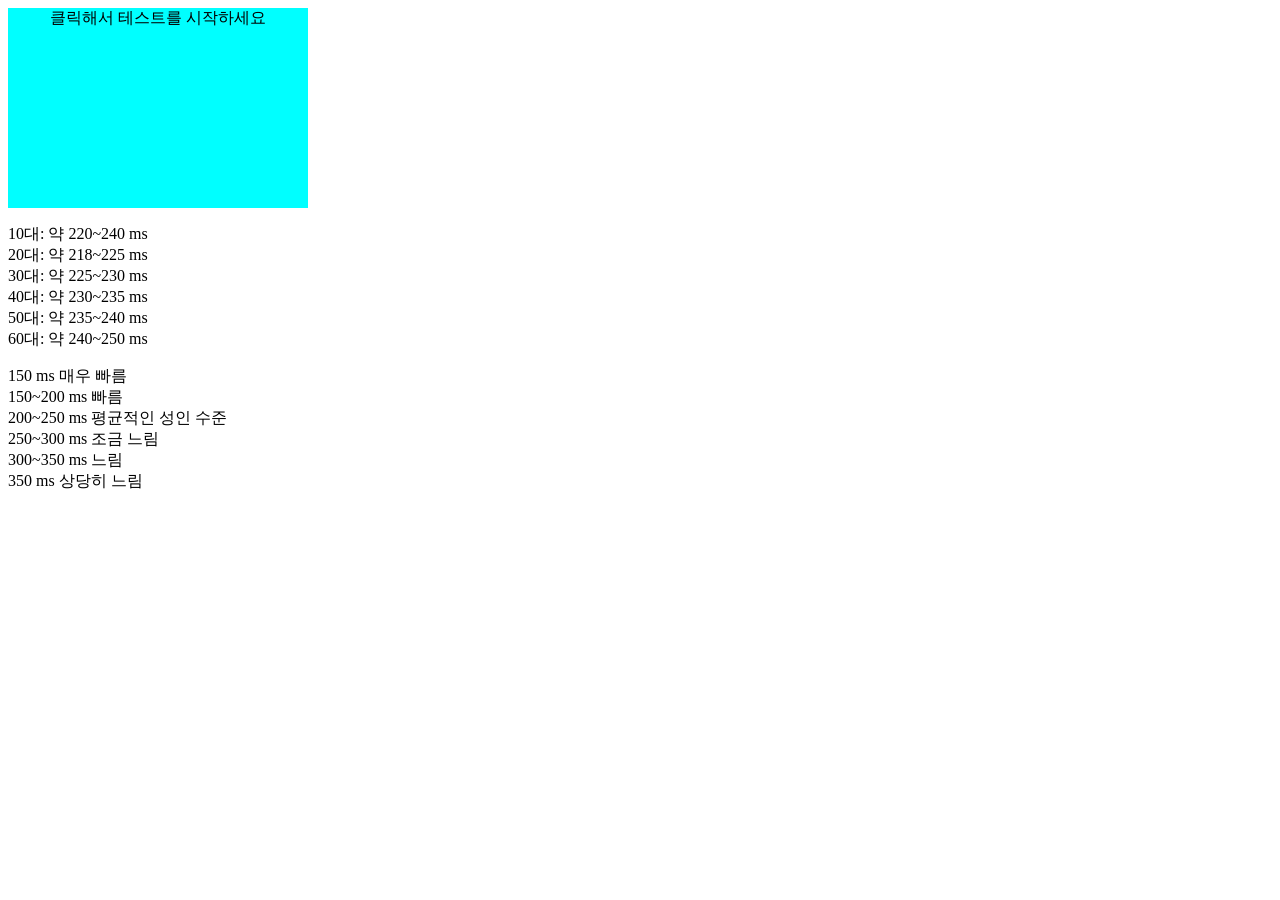
<file: JavascriptGame/response-check.html>
<!doctype html>
<html lang="ko">
  <head>
    <meta charset="UTF-8" />
    <meta name="viewport" content="width=device-width, initial-scale=1.0" />
    <title>반속 테스트</title>
    <style>
      #screen {
        width: 300px;
        height: 200px;
        text-align: center;
        user-select: none;
      }
      #screen.waiting {
        background-color: aqua;
      }
      #screen.ready {
        background-color: red;
        color: white;
      }
      #screen.now {
        background-color: greenyellow;
      }
    </style>
  </head>
  <body>
    <div id="screen" class="waiting">클릭해서 테스트를 시작하세요</div>
    <div id="result"></div>
    <p>
      10대: 약 220~240 ms <br />
      20대: 약 218~225 ms <br />
      30대: 약 225~230 ms <br />
      40대: 약 230~235 ms <br />
      50대: 약 235~240 ms <br />
      60대: 약 240~250 ms <br />
    </p>
    <p>
      150 ms 매우 빠름<br />
      150~200 ms 빠름<br />
      200~250 ms 평균적인 성인 수준<br />
      250~300 ms 조금 느림<br />
      300~350 ms 느림<br />
      350 ms 상당히 느림<br />
    </p>
    <script>
      const $screen = document.querySelector("#screen");
      const $result = document.querySelector("#result");
      let startTime;
      let endTime;
      let timeoutId;
      const records = [];
      $screen.addEventListener("click", function () {
        if ($screen.classList.contains("waiting")) {
          //대기화면
          $screen.classList.replace("waiting", "ready");
          $screen.textContent = "초록색이 되면 클릭하세요";

          let randomTimer = Math.random() * 3000 + 2000;
          timeoutId = setTimeout(() => {
            startTime = new Date();
            $screen.classList.replace("ready", "now");
            $screen.textContent = "클릭하세요!";
          }, randomTimer);
        } else if ($screen.classList.contains("ready")) {
          //준비화면
          clearTimeout(timeoutId);
          $screen.classList.replace("ready", "waiting");
          $screen.textContent = "너무 급하다야 보고 눌러라";
        } else if ($screen.classList.contains("now")) {
          //측정화면
          endTime = new Date();
          const current = endTime - startTime;
          records.push(current);
          const average = records.reduce((a, c) => a + c) / records.length;
          $result.textContent = `현재 ${current}ms , 평균: ${average}ms`;
          startTime = null;
          endTime = null;
          $screen.classList.replace("now", "waiting");
          $screen.textContent = "클릭해서 테스트를 시작하세요";
        }
      });
    </script>
  </body>
</html>
</file>
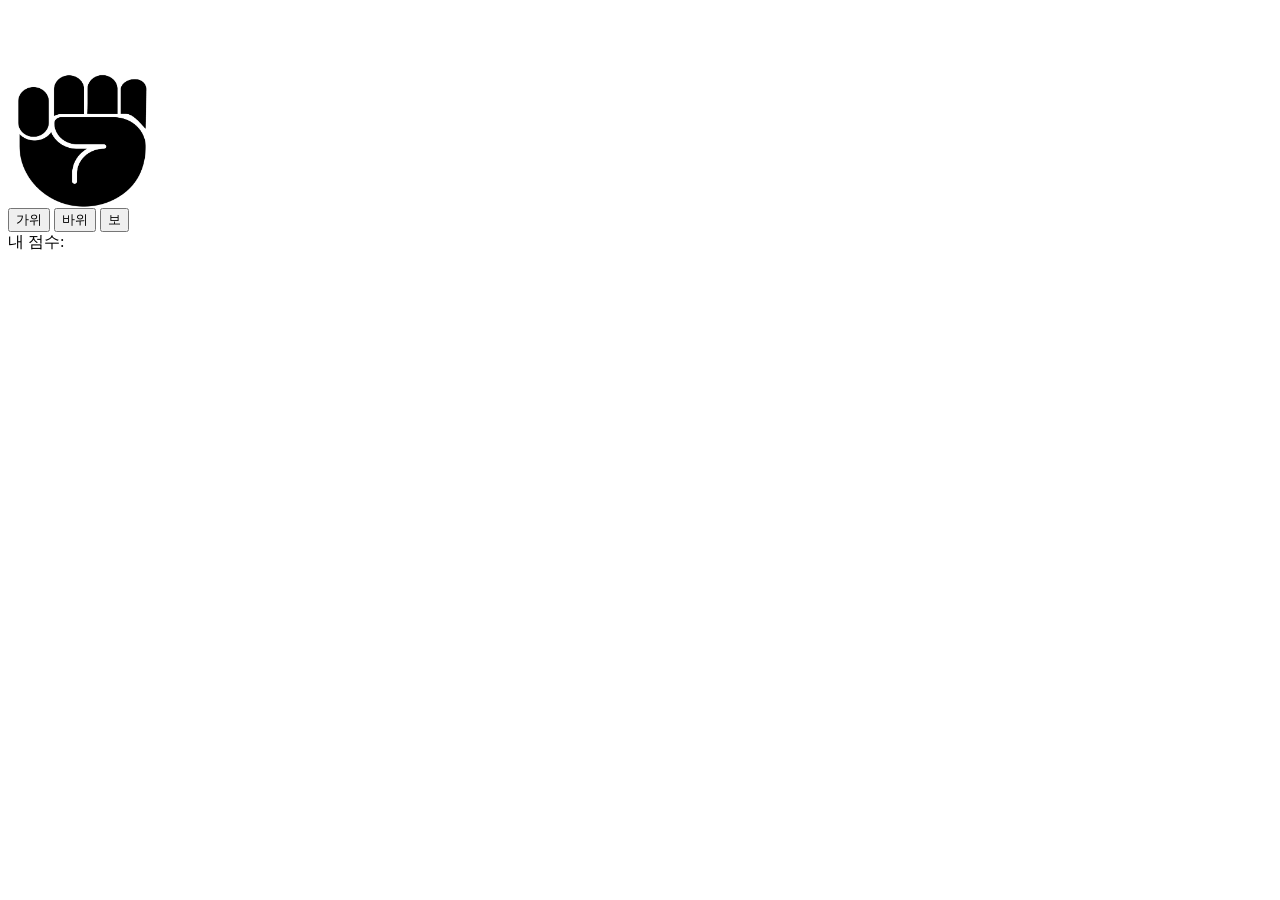
<file: JavascriptGame/rsp.html>
<html>
  <head>
    <meta charset="utf-8" />
    <title>가위바위보</title>
    <style>
      #computer {
        width: 165px;
        height: 200px;
      }
    </style>
  </head>
  <body>
    <div id="computer"></div>
    <div>
      <button id="scissors" class="btn">가위</button>
      <button id="rock" class="btn">바위</button>
      <button id="paper" class="btn">보</button>
    </div>
    <div>
      내 점수:
      <span id="score"></span>
    </div>
    <script>
      const $computer = document.querySelector("#computer");
      const $score = document.querySelector("#score");
      const $rock = document.querySelector("#rock");
      const $scissors = document.querySelector("#scissors");
      const $paper = document.querySelector("#paper");
      const IMG_URL = "./rsp.png";
      $computer.style.background = `url(${IMG_URL}) 0 0`;
      $computer.style.backgroundSize = `auto 200px`;
      //   const rspX = {
      //     scissors: "0",
      //     rock: "-220px",
      //     paper: "-440px",
      //   };

      const rspX = ["0px", "-220px", "-440px"];
      let computerChoice;
      let score = 0;
      //일정 시간마다 이미지 바꾸기
      const changeRsp = () => {
        // rspX[i]; //i가 0,1,2 랜덤 루프를 타게하면 되잖아.
        computerChoice = Math.floor(Math.random() * 3);
        $computer.style.background = `url(${IMG_URL}) ${rspX[computerChoice]} 0`;
        $computer.style.backgroundSize = "auto 200px";
      };

      let intervalId = setInterval(changeRsp, 50);
      let clickable = true;
      const clickButton = (e) => {
        if (clickable) {
          clearInterval(intervalId);
          clickable = false;
          // 점수 계산 및 화면 표시
          // 사용자\컴퓨터   가위(0)    바위(1)    보(2)
          //      가위       0           -1       -2
          //      바위       1           0         -1
          //      보         2           1         0
          //  *승리 시에는 1또는 -2, 패배시에는 2또는 -1, 무승부에는 0*
          const myChoice = e.target.id;
          const scoreTable = {
            scissors: 0,
            rock: 1,
            paper: 2,
          };
          const diff = scoreTable[myChoice] - computerChoice;
          if (diff === 1 || diff === -2) {
            console.log("승리");
            score += 1;
            $score.textContent = score;
          } else if (diff === 2 || diff === -1) {
            console.log("패배");
            score -= 1;
            $score.textContent = score;
          } else if (diff === 0) {
            console.log("무승부");
          }
          setTimeout(() => {
            clickable = true;
            intervalId = setInterval(changeRsp, 50);
          }, 1000);
        }

        if (score === -3) {
          const retry = confirm(
            "무려 '컴퓨터'한테 패배하였습니다ㅋㅋ \n다시 할래?",
          );
          if (retry) {
            location.reload();
          }
        } else if (score === 3) {
          const retry = confirm(
            "승리! 컴퓨터는 인간을 이기지 못한다. \n다시 하시겠습니까?",
          );
          if (retry) {
            location.reload();
          }
        }
      };

      $rock.addEventListener("click", clickButton);
      $paper.addEventListener("click", clickButton);
      $scissors.addEventListener("click", clickButton);
    </script>
  </body>
</html>
</file>
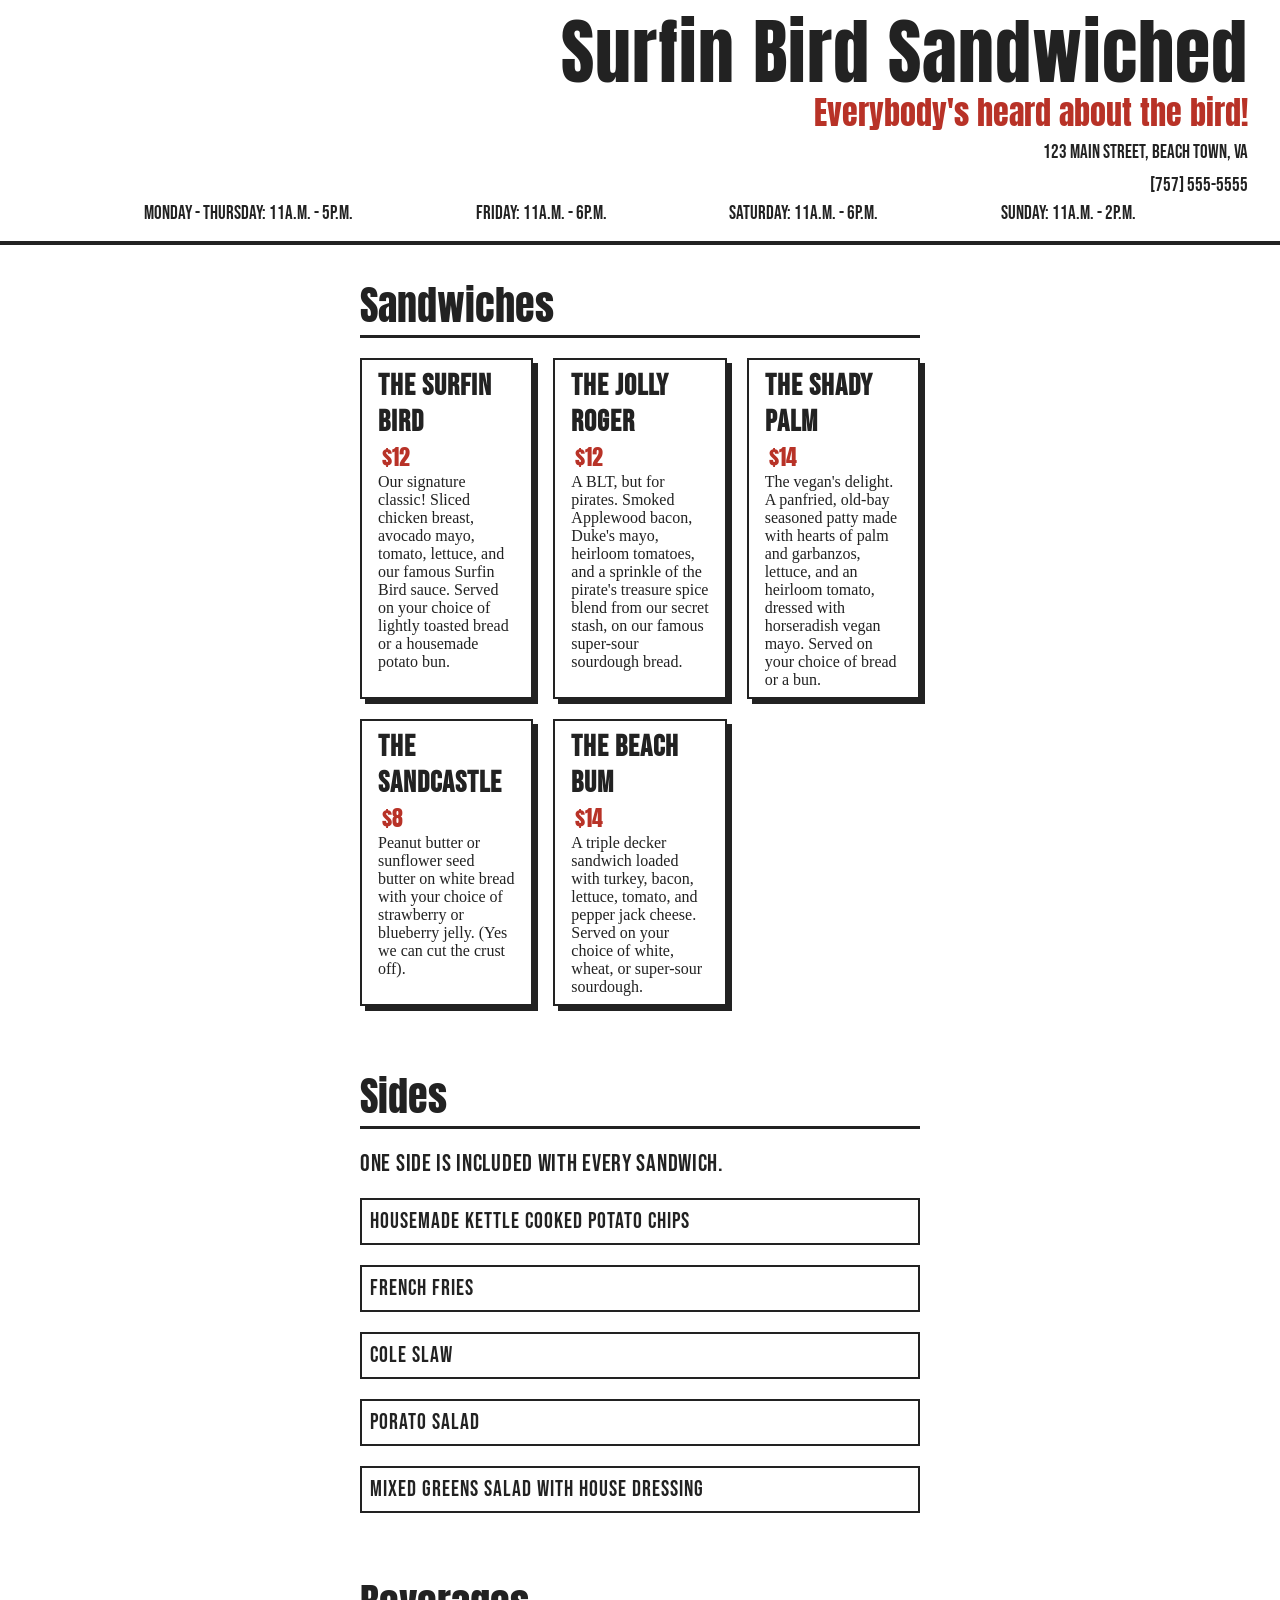
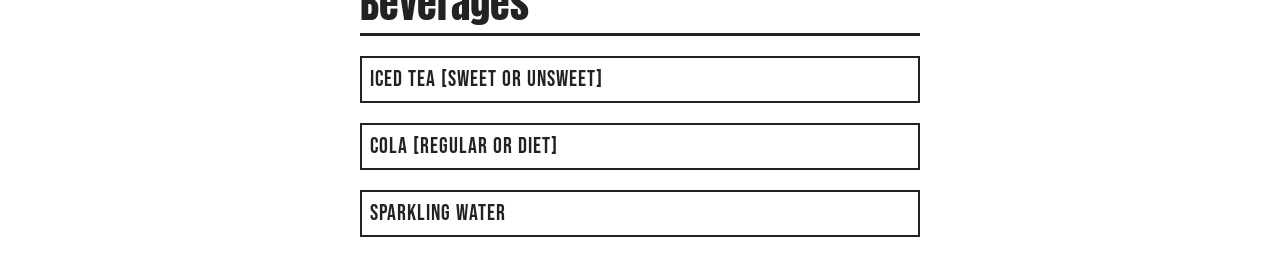
<file: practice/practice01.html>
<!DOCTYPE html>
<html lang="zxx">
<head>
    <meta charset="UTF-8">
    <meta name="viewport" content="width=device-width, initial-scale=1.0">
    <title>menu-layout</title>
    <link rel="stylesheet" href="practiceCSS01.css">
</head>
<body>
    <header>
        <h1>Surfin Bird Sandwiched</h1>
        <p id="subtitle">Everybody's heard about the bird!</p>
        <p class="marketInfo">123 MAIN STREET, BEACH TOWN, VA</p>
        <p class="marketInfo">[757] 555-5555</p>
        <div id="timeRow">
            <p class="marketTime">MONDAY - THURSDAY: 11A.M. - 5P.M.</p>
            <p class="marketTime">FRIDAY: 11A.M. - 6P.M.</p>
            <p class="marketTime">SATURDAY: 11A.M. - 6P.M.</p>
            <p class="marketTime">SUNDAY: 11A.M. - 2P.M.</p>
        </div>
    </header>
    <main>
        <section>
            <h2>sandwiches</h2>
            <div class="menu-item">
                <h3>The Surfin Bird</h3>
                <p>$12</p>
                <p>Our signature classic! Sliced chicken breast, avocado mayo, tomato, lettuce, and our famous Surfin Bird sauce. Served on your choice of lightly toasted bread or a housemade potato bun.</p>
            </div>
            <div class="menu-item">
                <h3>The Jolly Roger</h3>
                <p>$12</p>
                <p>A BLT, but for pirates. Smoked Applewood bacon, Duke's mayo, heirloom tomatoes, and a sprinkle of the pirate's treasure spice blend from our secret stash, on our famous super-sour sourdough bread.</p>
            </div>
            <div class="menu-item">
                <h3>The Shady Palm</h3>
		        <p>$14</p>
		        <p>The vegan's delight. A panfried, old-bay seasoned patty made with hearts of palm and garbanzos, lettuce, and an heirloom tomato, dressed with horseradish vegan mayo. Served on your choice of bread or a bun.</p>
            </div>
            <div class="menu-item">
                <h3>The Sandcastle</h3>
		        <p>$8</p>
		        <p>Peanut butter or sunflower seed butter on white bread with your choice of strawberry or blueberry jelly. (Yes we can cut the crust off). </p>
            </div>
            <div class="menu-item">
                <h3>The Beach Bum</h3>
		        <p>$14</p>
		        <p>A triple decker sandwich loaded with turkey, bacon, lettuce, tomato, and pepper jack cheese. Served on your choice of white, wheat, or super-sour sourdough. </p>
            </div>
        </section>
        <section>
            <h2>Sides</h2>
            <p>One side is included with every sandwich.</p>
            <div class="side-item">
                <h3>housemade kettle cooked potato chips</h3>
            </div>
            <div class="side-item">
                <h3>French Fries</h3>
            </div>
            <div class="side-item">
                <h3>Cole Slaw</h3>
            </div>
            <div class="side-item">
                <h3>Porato Salad</h3>
            </div>
            <div class="side-item">
                <h3>Mixed Greens Salad With House Dressing</h3>
            </div>
        </section>
        <section>
            <h2>Beverages</h2>
            <div class="side-item">
                <h3>iced tea [sweet or unsweet]</h3>
            </div>
            <div class="side-item">
                <h3>cola [regular or diet]</h3>
            </div>
            <div class="side-item">
                <h3>sparkling water</h3>
            </div>
        </section>
    </main>
</body>
</html>
</file>
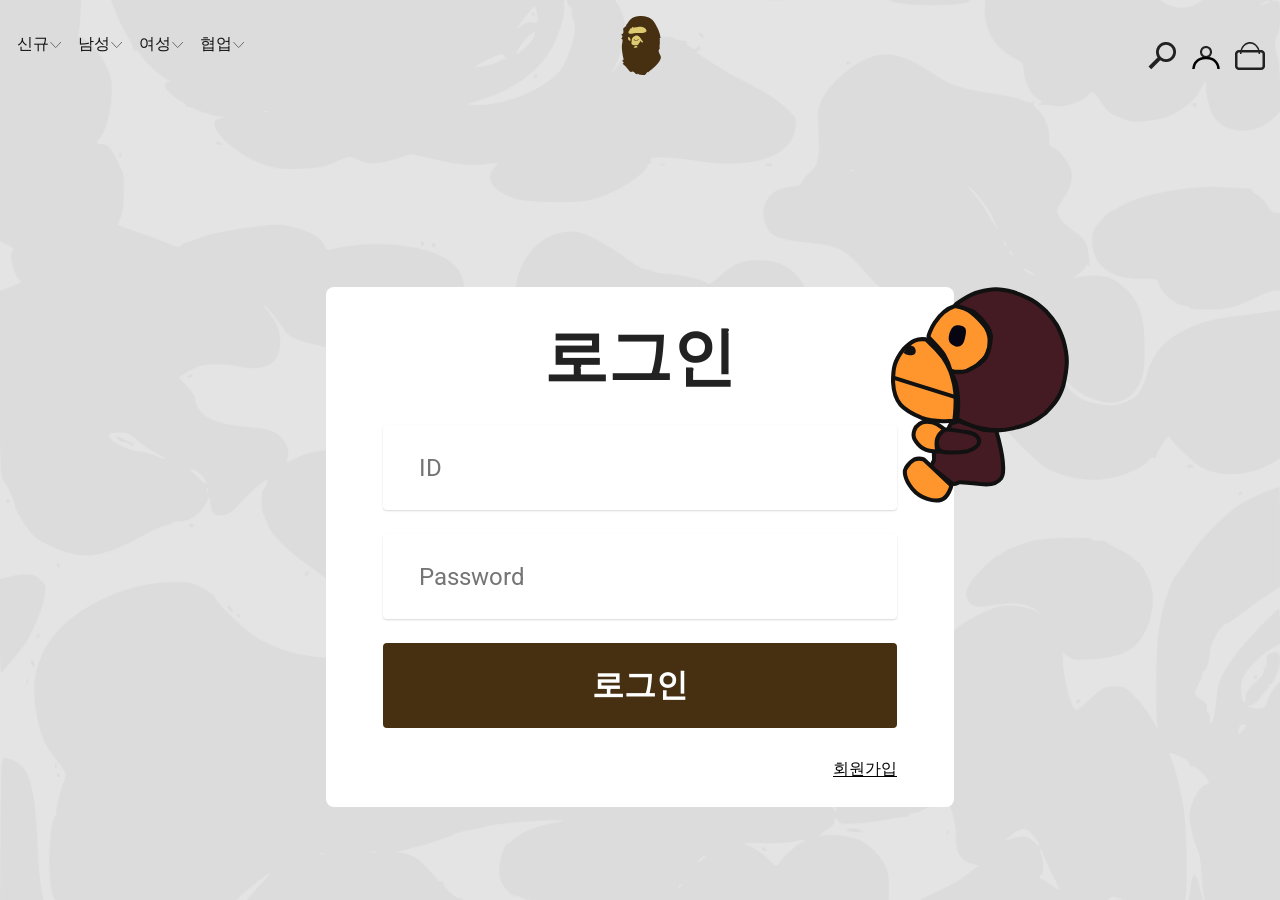
<file: projectBape/logIn.html>
<!DOCTYPE html>
<html lang="zxx">
<head>
    <meta charset="UTF-8">
    <meta name="viewport" content="width=1440, initial-scale=1.0">
    <link rel="stylesheet" href="logInStyle.css">
    <title>로그인 화면</title>
</head>
<body>
    <body>
        <header>
            <nav class="nav-bar">
                <ul>
                    <li><a href="#">신규</a><button><img src="images/icon_more.svg"></button></li>
                    <li><a href="#">남성</a><button><img src="images/icon_more.svg"></button></li>
                    <li><a href="#">여성</a><button><img src="images/icon_more.svg"></button></li>
                    <li><a href="#">협업</a><button><img src="images/icon_more.svg"></button></li>
                </ul>
                <div class="nav-center">
                    <a href="index.html" class="logo-font"><img src="images/bape.svg" alt="메인페이지로 돌아가기"></a>
                </div>
                <ul>
                    <li><button><img src="images/search.png" alt="검색"></button></li>
                    <li><button><img src="images/register.png" alt="개인정보"></button></li>
                    <li><button><img src="images/buy.png" alt="장바구니"></button></li>
                </ul>
            </nav>
        </header>
        <main>
            <section>
                <div class="logIn-container">
                    <h1>로그인</h1>
                    <form action="login_process.php" method="post">
                        <label for="username" />
                        <input type="text" id="username" name="username" placeholder="ID" required>
                        <br>
                        <label for="password" />
                        <input type="password" id="password" name="password" placeholder="Password" required>
                        <br>
                        <button type="submit">로그인</button>
                        <div class="register-container">
                        <a href="register.html">회원가입</a>
                        </div>
                        <img src="images/babyMilo.svg" alt="">
                    </form>
                </div>
            </section>
</body>
</html>
</file>
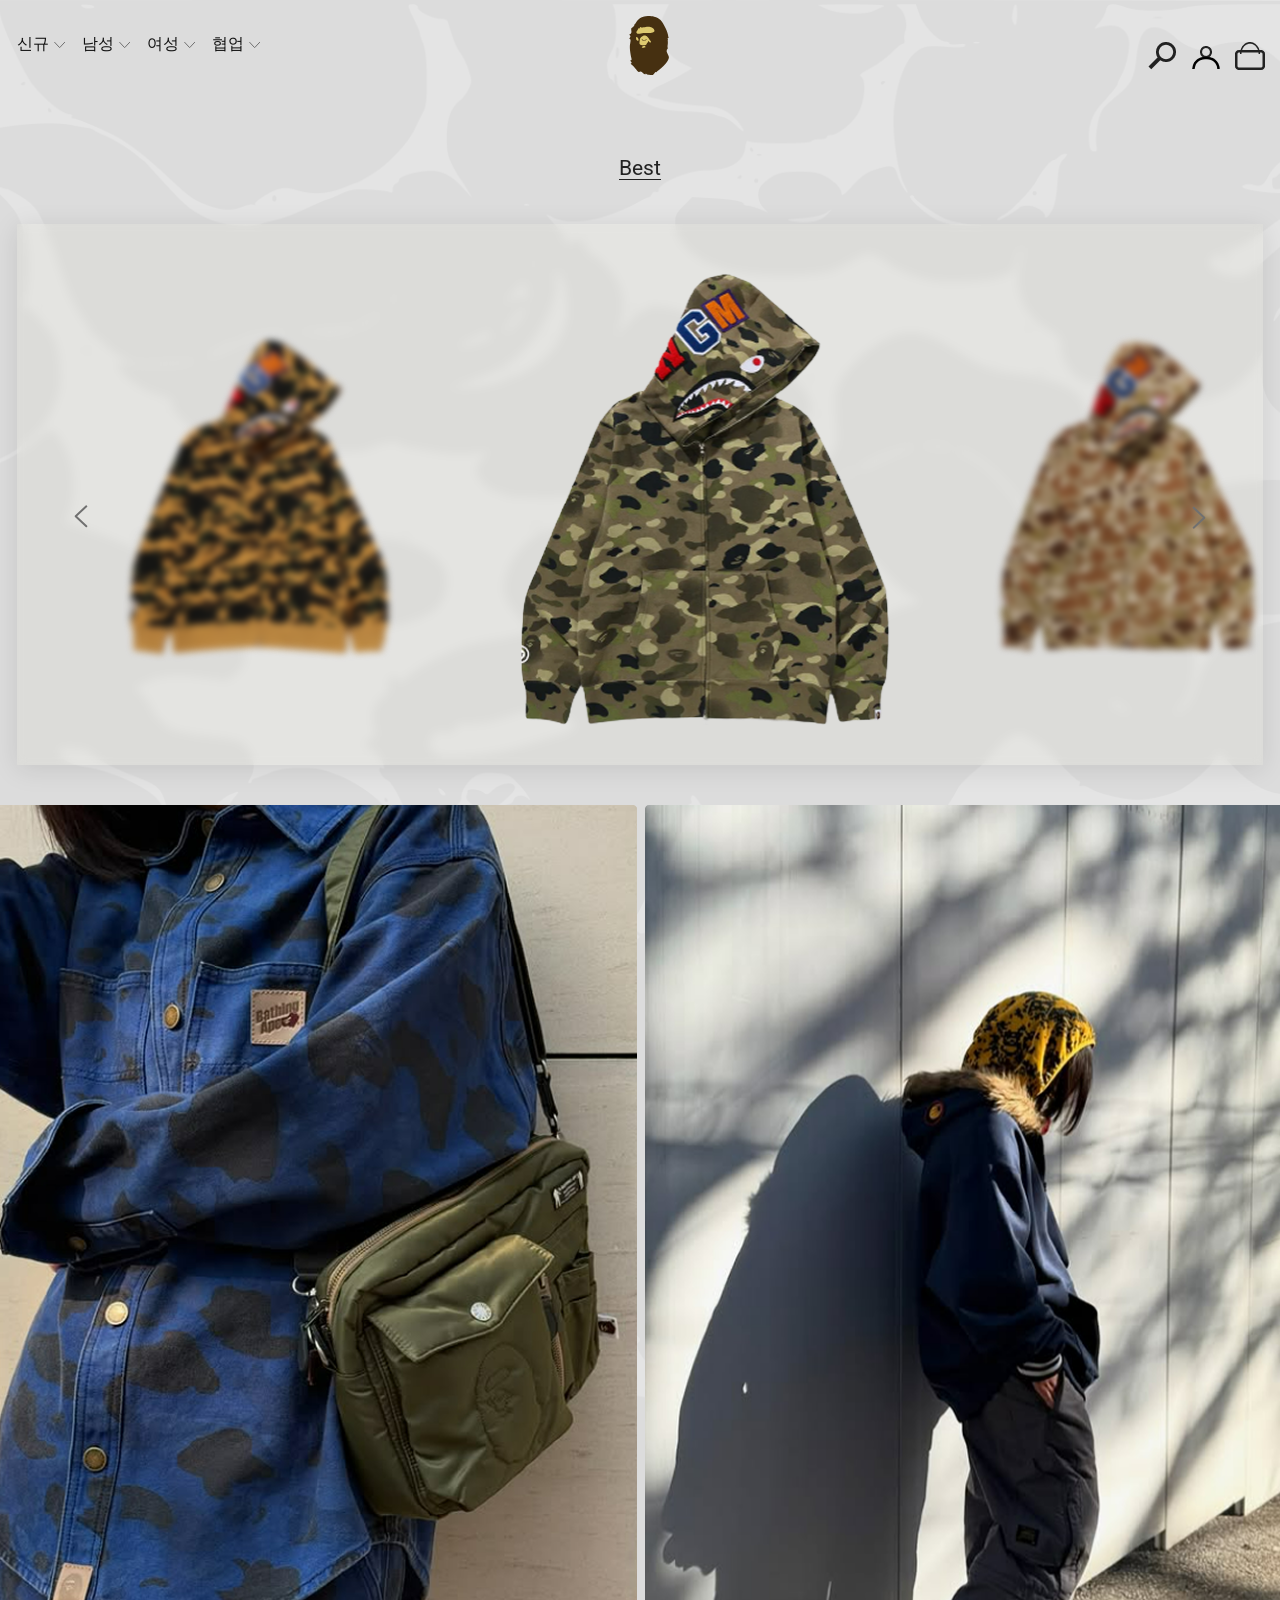
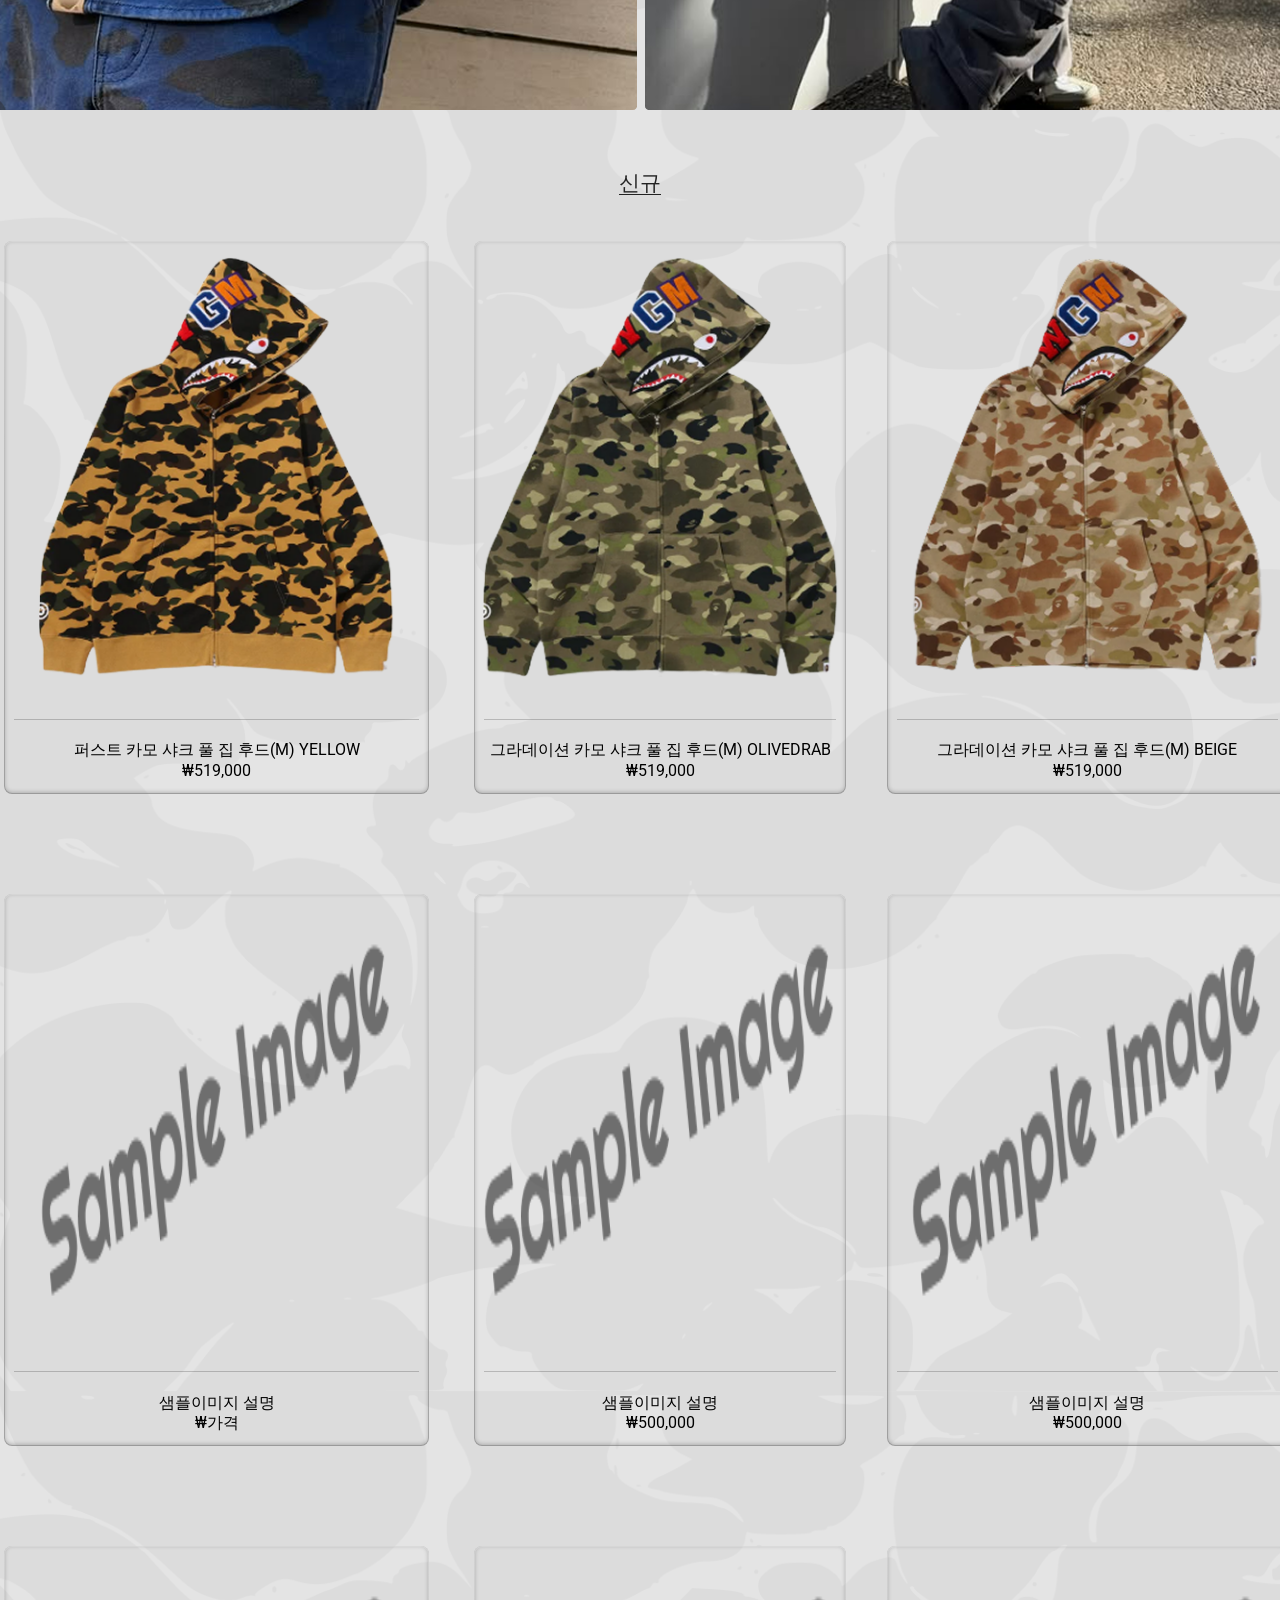
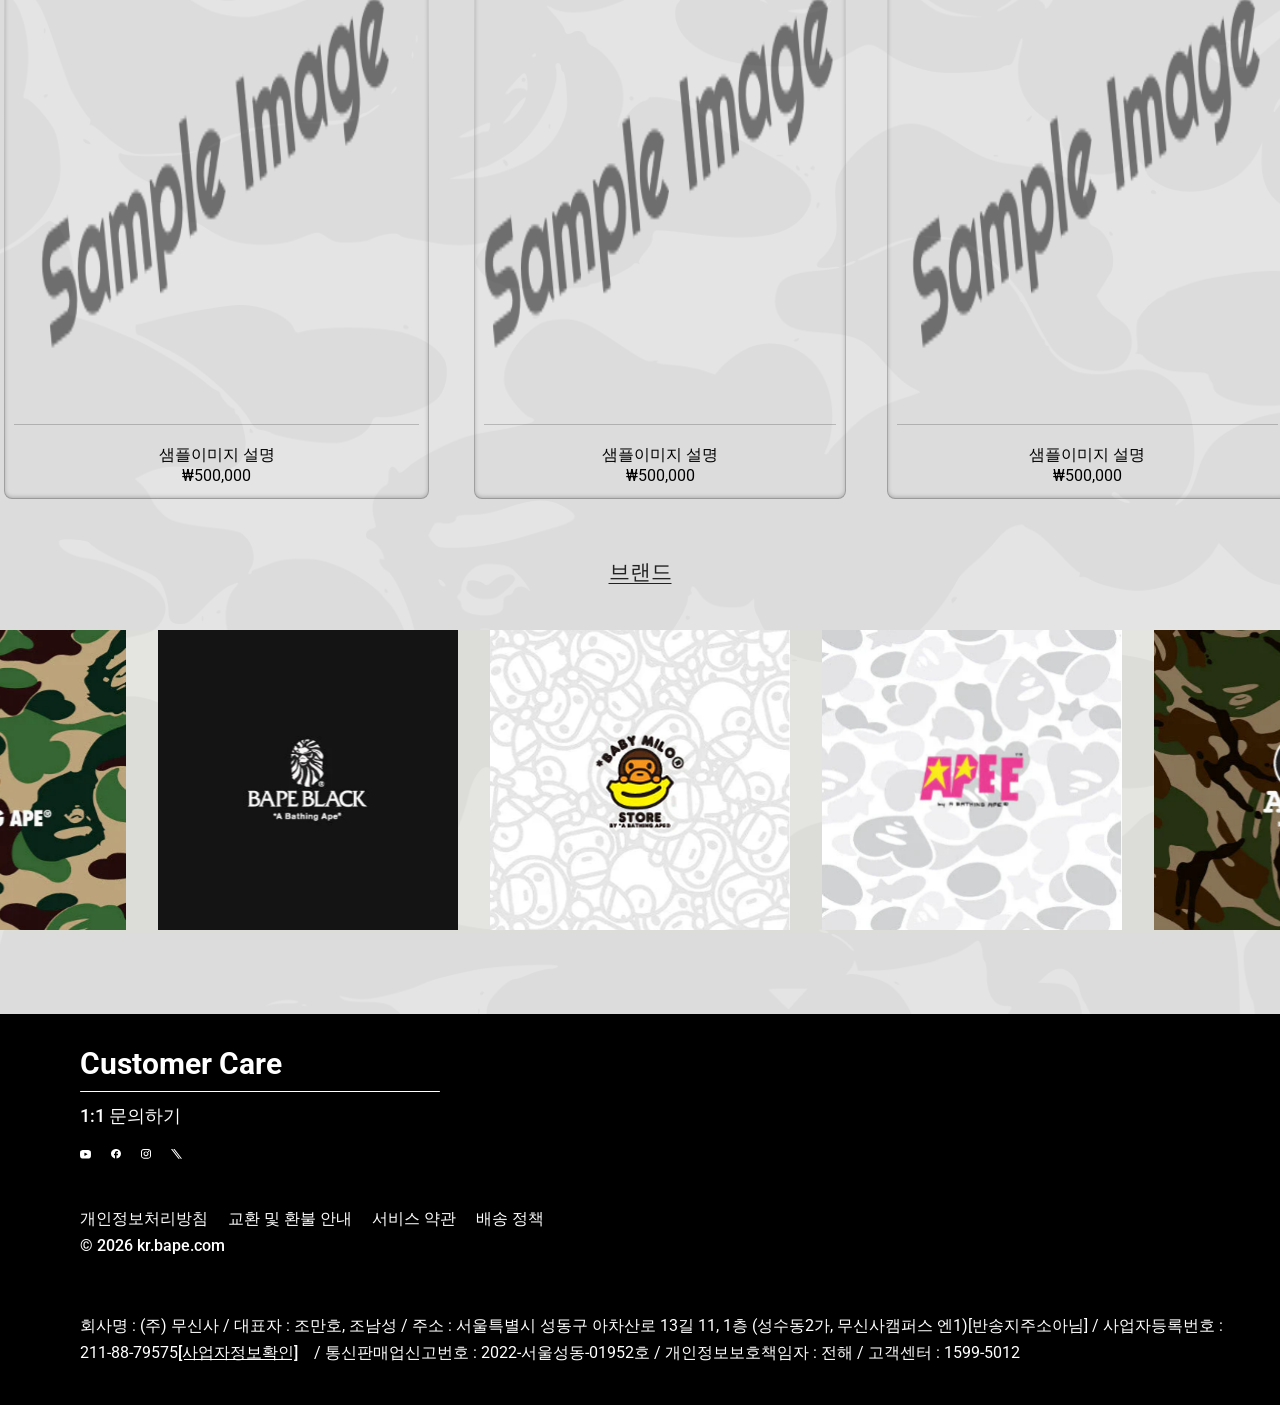
<file: projectBape/shop.html>
<!DOCTYPE html>
<html lang="zxx">
<head>
    <meta charset="UTF-8">
    <meta name="viewport" content="width=1440, initial-scale=1.0">
    <title>베이프 쇼핑 페이지</title>
    <link rel="stylesheet" href="shopStyle.css">
</head>
<body>
    <header>
        <nav class="nav-bar">
            <ul>
                <li>
                    <a href="#">신규</a><img src="images/icon_more.svg">
                    <ul class="nav-hover">
                            <li>남성</li>
                            <li>여성</li>
                            <li>아동</li>
                            <li>악세서리</li>
                    </ul>   
                </li>
                <li>
                    <a href="#">남성</a><img src="images/icon_more.svg">
                    <ul class="nav-hover">
                        <li class="nav-hover-head">
                            전체 상품
                            <ul>
                                <li>신규</li>
                                <li>협업</li>
                            </ul>
                        </li>
                        <li class="nav-hover-head">
                            악세서리
                            <ul>
                                <li>시계</li>
                                <li>모자</li>
                                <li>양말</li>
                                <li>안경&선글라스</li>
                                <li>열쇠고리</li>
                                <li>더보기</li>
                            </ul>
                        </li>
                        <li class="nav-hover-head">
                            의류
                            <ul>
                                <li>티셔츠</li>
                                <li>상의</li>
                                <li>셔츠</li>
                                <li>후드</li>
                                <li>스웨트 셔츠</li>
                                <li>니트</li>
                                <li>자켓</li>
                                <li>반바지</li>
                                <li>긴바지</li>
                            </ul>
                        </li>
                        <li class="nav-hover-head">
                            신발
                            <ul>
                                <li>SHARK STA</li>
                                <li>BAPE STA</li>
                                <li>더보기</li>
                            </ul>
                        </li>
                        <li class="nav-hover-head">
                            가방
                            <ul>
                                <li>백팩</li>
                                <li>더보기</li>
                            </ul>
                        </li>
                    </ul>
                </li>
                <li><a href="#">여성</a><img src="images/icon_more.svg"></li>
                <li><a href="#">협업</a><img src="images/icon_more.svg"></li>
            </ul>
            <div class="nav-center">
                <a href="index.html" class="logo-font"><img src="images/bape.svg" alt="메인페이지로 돌아가기"></a>
            </div>
            <ul>
                <li><button><img src="images/search.png" alt="검색"></button></li>
                <li><button><img src="images/register.png" alt="개인정보"></button></li>
                <li><button><img src="images/buy.png" alt="장바구니"></button></li>
            </ul>
        </nav>
    </header>
    <main>
        <section>
            <h1>Best</h1>
            <div class="exhibit-slider-wrapper">
                <div class="exhibit-flex">
                    <div class="exhibit-item"><img src="images/sampleImage1.png" alt="item1"></div>
                    <div class="exhibit-item"><img src="images/sampleImage2.png" alt="item2"></div>
                    <div class="exhibit-item"><img src="images/sampleImage3.png" alt="item3"></div>
                    <!-- <div class="exhibit-item"><img src="images/bc.png" alt="item4"></div>
                    <div class="exhibit-item"><img src="images/bc.png" alt="item5"></div> -->
                    <!-- 무한 루프를 위한 클론 아이템 -->
                    <div class="exhibit-item"><img src="images/sampleImage1.png" alt="item1"></div>
                    <div class="exhibit-item"><img src="images/sampleImage2.png" alt="item2"></div>
                    <div class="exhibit-item"><img src="images/sampleImage3.png" alt="item3"></div>
                </div>
                <button class="slider-btn prev-btn"><img src="images/icon_more.svg" alt=""></button>
                <button class="slider-btn next-btn"><img src="images/icon_more.svg" alt=""></button>
            </div>
            <div class="gallery">
                <img src="images/modelSample1.png" alt="@koreanBape">
                <img src="images/modelSample2.png" alt="@koreanBape">
            </div>
        </section>
        <section>
            <h1>신규</h1>
            <div class="card-container">
                <div class="card">
                    <img src="images/sampleImage1.png" alt="">
                    <br>
                    <div class="card-bar"></div>
                    <div class="card-detail">
                        퍼스트 카모 샤크 풀 집 후드(M) YELLOW
                        <br>
                        ₩519,000
                    </div>
                </div>
                <div class="card">
                    <img src="images/sampleImage2.png" alt="">
                    <br>
                    <div class="card-bar"></div>
                    <div class="card-detail">
                        그라데이션 카모 샤크 풀 집 후드(M) OLIVEDRAB
                        <br>
                        ₩519,000
                    </div>
                </div>
                <div class="card">
                    <img src="images/sampleImage3.png" alt="">
                    <br>
                    <div class="card-bar"></div>
                    <div class="card-detail">
                        그라데이션 카모 샤크 풀 집 후드(M) BEIGE
                        <br>
                        ₩519,000
                    </div>
                </div>
                <div class="card">
                    <img src="images/word_Sample Image.png" alt="">
                    <br>
                    <div class="card-bar"></div>
                    <div class="card-detail">
                        샘플이미지 설명
                        <br>
                        ₩가격
                    </div>
                </div>
                <div class="card">
                    <img src="images/word_Sample Image.png" alt="">
                    <br>
                    <div class="card-bar"></div>
                    <div class="card-detail">
                        샘플이미지 설명
                        <br>
                        ₩500,000
                    </div>
                </div>
                <div class="card">
                    <img src="images/word_Sample Image.png" alt="">
                    <br>
                    <div class="card-bar"></div>
                    <div class="card-detail">
                        샘플이미지 설명
                        <br>
                        ₩500,000
                    </div>
                </div>
                <div class="card">
                    <img src="images/word_Sample Image.png" alt="">
                    <br>
                    <div class="card-bar"></div>
                    <div class="card-detail">
                        샘플이미지 설명
                        <br>
                        ₩500,000
                    </div>
                </div>
                <div class="card">
                    <img src="images/word_Sample Image.png" alt="">
                    <br>
                    <div class="card-bar"></div>
                    <div class="card-detail">
                        샘플이미지 설명
                        <br>
                        ₩500,000
                    </div>
                </div>
                <div class="card">
                    <img src="images/word_Sample Image.png" alt="">
                    <br>
                    <div class="card-bar"></div>
                    <div class="card-detail">
                        샘플이미지 설명
                        <br>
                        ₩500,000
                    </div>
                </div>
            </div>
        </section>
        <section>
            <h1>브랜드</h1>
            <div class="brand-container">
                <div class="brand-flex">
                    <div class="brand-item"><img src="images/brand-image_1.png" alt=""></div>
                    <div class="brand-item"><img src="images/brand-image_2.png" alt=""></div>
                    <div class="brand-item"><img src="images/brand-image_3.png" alt=""></div>
                    <div class="brand-item"><img src="images/brand-image_4.png" alt=""></div>
                    <div class="brand-item"><img src="images/brand-image_5.png" alt=""></div>
                </div>
            </div>
        </section>
    </main>
    <footer>
        <h2>Customer Care</h2>
        <div class="line"></div>
        <p>1:1 문의하기</p>
        <div class="sns">
            <button><img src="images/YOUTUBE.svg" alt=""></button>
            <button><img src="images/FACEBOOK.svg" alt=""></button>
            <button><img src="images/INSTAGRAM.svg" alt=""></button>
            <button><img src="images/X.svg" alt=""></button>
        </div>
        <div class="info">
            <a href="#">개인정보처리방침</a>
            <a href="#">교환 및 환불 안내</a>
            <a href="#">서비스 약관</a>
            <a href="#">배송 정책</a>
            <br>
            <a href="https://kr.bape.com/">© 2026 kr.bape.com</a>
        <div class="companyInfo">
                회사명 : (주) 무신사 / 대표자 : 조만호, 조남성 / 주소 : 서울특별시 성동구 아차산로 13길 11, 1층 (성수동2가, 무신사캠퍼스 엔1)[반송지주소아님] / 사업자등록번호 : 211-88-79575<a href="https://www.ftc.go.kr/bizCommPop.do?wrkr_no=2118879575">[사업자정보확인]</a>/ 통신판매업신고번호 : 2022-서울성동-01952호 / 개인정보보호책임자 : 전해 / 고객센터 : 1599-5012
        </div>
    </footer>
    <script type="module" src="shopSlider.js" defer></script>
</body>
</html>
</file>
<file: practice/practiceCSS01.css>
@import url('https://fonts.googleapis.com/css2?family=Anton&family=Bebas+Neue&display=swap');

*,
*::before,
*::after {
    box-sizing: border-box;
    margin: 0;
    padding: 0;
}

html, 
body{
    width: 100%;
    overflow-x: clip;
    background: #fff;
    color: #222;
}

header{
    display: flex;
    align-items: flex-end;
    /* justify-items: center; */
    flex-direction: column;
    border-bottom: 4px solid #222;
    padding: 1rem 2rem;
    position: sticky;
    top: 0;
    background: #fff;
    gap: 0;
    z-index: 999;
    max-height: 40vh;
}

header h1{
    font-family: "Anton", sans-serif;
    font-weight: 300;
    font-style: normal;

    font-size: 4.5rem;
    letter-spacing: 1px;
    line-height: 1;
}

#subtitle{
    font-family: "Anton", sans-serif;
    font-size: 2rem;
    color: #b83227;
}

.marketInfo{
    font-family: "Bebas Neue", sans-serif;
    /* font-weight: 400; */
    font-style: normal;
    font-size: 1.2rem;
    line-height: 1.7;
}

header #timeRow{
    display: flex;
    flex-direction:row;
    justify-content: space-evenly;
    width: 100%;
    align-self: stretch;

    flex-wrap: wrap;
    gap: 10px;
}   

.marketTime{
    font-family: "Bebas Neue", sans-serif;
    font-size: 1.2rem; /* 필요시 크기 조절 */
}

/* main design start */
main section{
    display: grid;
    grid-template-columns: repeat(3, 1fr);
    
    width: 50vw;
    gap: 20px;   
    padding: 30px 40px;
    margin: 0 auto; /*중앙 정렬*/
}

main section h2{
    font-family: "Anton", sans-serif;
    font-weight: 300;
    font-style: normal;
    font-size: 2.5rem;
    text-transform: capitalize;
    grid-column: 1 / -1;

    border-bottom: 3px solid #222;
}

main section:nth-of-type(1) .menu-item{
    border: 2px solid #222;
    padding: 8px 16px;
    box-shadow: 5px 5px 0 #222;
    transition: transform 1s;
}

main section:nth-of-type(1) .menu-item:hover{
    transform: scale(1.1);
}

.menu-item h3{
    font-family: "Bebas Neue", sans-serif;
	font-size: 30px;
	letter-spacing: 1px;
}

.menu-item p:first-of-type{
    font-family: "Anton", sans-serif;
    font-size: 22px;
    color: #b83227;
    padding-left: 4px;
}

main section:nth-of-type(2) p{
    grid-column: 1 / -1;
    text-transform: uppercase;
    font-family: "Bebas Neue", sans-serif;
    font-size: 1.5rem;
    letter-spacing: 0.7px;
}

main section .side-item{
    grid-column: 1 / -1;
    border: 2px solid #222;
    padding: 8px;
    text-transform: uppercase;
    transition: transform 1s;
}

main section .side-item:hover{
    transform: scale(1.1);
}

.side-item h3{
    font-family: 'Bebas Neue', sans-serif;
    font-weight: normal;
    letter-spacing: 1px;
    font-size: 22px;
}

@media (max-width: 700px) {
	header {
		justify-items: center;
		text-align: center;
		padding: 25px 20px;
	}

	header h1 {
		font-size: 48px;
	}

	main section {
		grid-template-columns: repeat(1,1fr);
		padding: 25px 20px;
		width: 100%;
		margin: 0 auto;
	}

	.menu-item {
		max-width: 100%;
	}
}
</file>
<file: projectBape/logInStyle.css>
@import url('https://fonts.googleapis.com/css2?family=Irish+Grover&family=Roboto:ital,wght@0,100..900;1,100..900&display=swap');


*,
*::before,
*::after{
    box-sizing: border-box;
    margin: 0;
    padding: 0;
    text-decoration: none;
    font-family: "Roboto", sans-serif;
    font-style: normal;
    font-variation-settings:
    "wdth" 100;
}

.logo-font{
    font-family: "Irish Grover", system-ui;
    font-weight: 400;
    font-style: normal;;
}

a{
    text-decoration: none;
    color: #111;
}

button{
    border: none;
    padding: 0;
    margin: 0;
    background: none;
    font: inherit;
    color: inherit;
    cursor: pointer;
}

body{
    background-image: url(images/bg.png);
    background-size: cover;
    background-position: center;
    /* background-attachment: fixed; */
}
/* 전체 설정 끝 */
/* Header 영역 시작 */

header{
    position:sticky;
    top: 0;
    z-index: 999;
}

header .nav-bar{
    width: 100%;
    display: flex;
    justify-content: space-between;
}

.nav-bar{
    padding: 16px 8px 0 8px;
}

.nav-bar ul{
    display: flex;
    gap: 15px;
    list-style: none;
    align-items: flex-start;
    padding-top: 18px;
    padding-bottom: 15px;
}

.nav-bar ul li{
    display: flex;
    align-items: center;
}

.nav-bar ul:first-child li:first-child{
    padding-left: 9px;
}

header .nav-bar ul:first-child li button{
    top: 0;
    display: flex;
    align-items: center;
}

header .nav-bar .nav-center a{
    display: flex;
    align-items: center;
    margin-right: 17px;
    gap: 9.99px;

    width: 127.47px;
    height: 59.06px;

    color: #000;
    font-size: 30px;
}

header .nav-bar .nav-center a img{
    width: 40.52px;
    height: 58.82px;
}

.nav-bar ul:last-child{
    gap: 0;
}
/* Header영역 끝 */
/* Main 영역 시작 */
main section .logIn-container {
    display: flex;
    flex-direction: column;     
    justify-content: center;
    align-items: center;

    position: relative; 
    width: 39.25rem;
    height: 32.5rem;
    background: #fff;
    border-radius: 8px;

    top: 50vh;
    left: 50vw;
    transform: translate(-50%, -50%);
    text-align: center;
    border: none;
}

main section .logIn-container h1 {
    font-weight: bold;
    font-size: 4rem;
    color: #222;
    margin-bottom: 1.5rem;
    
}

main section .logIn-container form input {
    padding-left: 2.25rem;
    margin-bottom: 1.5rem;

    width: 32.125rem;
    height: 5.3125rem;
    border: none;
    border-radius: 4px;
    box-shadow: 0 1px 2px 0 rgba(0, 0, 0, 0.15);

    font-size: 1.5rem;
    font-weight: light;
}


main section .logIn-container form button {
    display: block;
    margin-bottom: 1.9375rem;
    width: 32.125rem;
    height: 5.3125rem;
    background: #463011;
    color: #fff;
    border-radius: 4px;

    font-size: 2rem;
    text-align: center;
    font-weight: bold;

    font-family: "Roboto", sans-serif;
}

main section .logIn-container form .register-container {
    display: flex;
    justify-content: right;
}

main section .logIn-container form .register-container a {
    font-family: "Roboto", sans-serif;
    font-size: 1rem;
    color:#000;
    text-decoration: underline;
    text-underline-offset: 2px;
    /* position: relative;
    bottom: 1.5rem; */
}

main section .logIn-container form img {
    width: 11.125rem;
    height: 13.5rem;
    position:absolute;

    top: 0;
    left: 90%;
}
</file>
<file: projectBape/shopStyle.css>
@import url('https://fonts.googleapis.com/css2?family=Irish+Grover&family=Roboto:ital,wght@0,100..900;1,100..900&display=swap');


*,
*::before,
*::after{
    box-sizing: border-box;
    margin: 0;
    padding: 0;
    text-decoration: none;
    font-family: "Roboto", sans-serif;
    font-style: normal;
    font-variation-settings:
    "wdth" 100;
}

.logo-font{
    font-family: "Irish Grover", system-ui;
    font-weight: 400;
    font-style: normal;;
}

a{
    text-decoration: none;
    color: #111;
}

button{
    border: none;
    padding: 0;
    margin: 0;
    background: none;
    font: inherit;
    color: inherit;
    cursor: pointer;
}

body{
    background-image: url(images/bg.png);
    background-size: cover;
    background-position: center;
    /* background-attachment: fixed; */
}
/* 전체 설정 끝 */
/* Header 영역 시작 */

header{
    position:sticky;
    top: 0;
    z-index: 999;
}

header .nav-bar{
    width: 100%;
    display: flex;
    justify-content: space-between;
}

.nav-bar{
    padding: 16px 8px 0 8px;
}

.nav-bar ul{
    display: flex;
    gap: 15px;
    list-style: none;
    align-items: flex-start;
    padding-top: 18px;
    padding-bottom: 15px;
}

.nav-bar ul li{
    display: flex;
    align-items: center;
    position: relative;
}

.nav-bar ul li a{
    padding-right: 0.25rem;
}
/* 여기서부터 다시 손봐야 할듯 */

.nav-bar ul li .nav-hover {
    position: absolute;
    top: 100%;
    display: flex;
    flex-direction: column;
    padding: 0.5rem 0;

    width: 14.375rem;
    height: auto;
    background: #EBEAEA;
    border-radius: 4px;

    opacity: 0;
    pointer-events: none;
}

.nav-bar ul li:hover .nav-hover {
    opacity: 1;
    pointer-events: auto;
}

.nav-bar ul li .nav-hover li:first-child{
    padding-left: 0.5rem;
    padding-bottom: 0.5rem;
}

.nav-bar ul li .nav-hover li + li {

    width: auto;
    padding: 0.5rem 0.5rem;

}

.nav-bar ul:first-child li:first-child{
    padding-left: 9px;
}

header .nav-bar ul:first-child li img{
    top: 0;
    display: flex;
    align-items: center;
}

header .nav-bar .nav-center a{
    display: flex;
    align-items: center;
    margin-right: 17px;
    gap: 9.99px;

    width: 127.47px;
    height: 59.06px;

    color: #000;
    font-size: 30px;
}

header .nav-bar .nav-center a img{
    width: 40.52px;
    height: 58.82px;
}

.nav-bar ul:last-child{
    gap: 0;
}
/* Header영역 끝 */
/* main 영역 시작 */
main section h1 {
    text-align: center;
    text-decoration: underline;
    text-underline-offset: 0.2em;
    text-decoration-thickness: 1.3px;
    font-weight: normal;
    font-size: 1.3rem;
    color: #222;
    margin-top: 59px;
    margin-bottom: 44px;
    cursor: default;
}

/* Slider 스타일 추가 */
.exhibit-slider-wrapper {
    position: relative;
    width: calc(100% - 34px);
    margin: 0 17px;
    overflow: hidden;
    background: rgba(255, 255, 0, 0.01); 

    /* 전시 유리 효과 */
    box-shadow: 0 4px 25px 0 rgba(0, 0, 0, 0.1);
    backdrop-filter: blur(5px);
    
}

.exhibit-flex {
    display: flex;
    transition: transform 0.4s ease-out;
}

.exhibit-item {
    flex: 0 0 calc(100% / 3);
    padding: 49px 32px 36px;
    filter: blur(5px);
    transition: 
        filter 0.4s ease-out,
        transform 0.4s ease-out;
    transform: scale(0.7);
}

.exhibit-item.active {
    filter: blur(0);
    transform: scale(1);
    cursor: pointer;
}

.exhibit-item img {
    width: 23.125rem;
    height: 28.25rem;
    transform: translateX(10%); /*시각적 중앙 정렬*/
    border-radius: 8px;
}

.slider-btn{
    position: absolute;
    top: 50%;
    transform: translate(-50%, -50%);
    z-index: 10;
    /* background: rgba(255, 255, 255, 0.5); */
    color: white;
    padding: 12px 15px;
    cursor: pointer;
    border-radius: 5px;
}

.slider-btn img{
    transform: translateY(25%) scale(2);
}
.prev-btn {
    left: 44px;
    transform: rotate(90deg);
}

.next-btn {
    right: 44px;
    transform: rotate(270deg);
}
/* Slider 효과 끝 */
/* gallery 2장 전시 */

.gallery {
    display: flex;
    margin-top: 40px;
    justify-content: center;
    gap: 0.5rem;
}

.gallery img{
    aspect-ratio: 684 / 905;
    width: 50rem;
}
/* fist section 끝 */
/* second section 시작 */

main section .card-container {
    position: flex;
    justify-content: center;


    display: grid;
    grid-template-rows: repeat(3, 1fr);
    grid-template-columns: repeat(3, 1fr);
    place-items: center;
    row-gap: 6.25rem;
    column-gap: 4rem;
}

main section .card-container .card:nth-of-type(3n+1) {
    margin-left: 3.375rem;
}

main section .card-container .card:nth-of-type(3n+2) {
    transform: translateX(0.5rem);
}

main section .card-container .card:nth-of-type(3n) {
    margin-right: 1.875rem;
}

main section .card-container .card {
    width: 100%;
    position: relative;
    text-align: center;
    border-radius: 8px;
    box-shadow: inset 0 -1px 4px 0.5px rgba(0, 0, 0, .25);
    transform: scale(1);
    transition: transform 0.2s ease-out;

    cursor: pointer;
}

main section .card-container .card:active {
    transform: scale(1.068);
}

main section .card-container .card::before {
    content: "";
    position: absolute;
    inset: 0;
    padding: 1px; /* 테두리 두께 */
    border-radius: inherit;
    background: linear-gradient(
        to bottom,
        #e4e4e4 0%,
        #7e7e7e 100%
    );
    -webkit-mask: 
        linear-gradient(#fff 0 0) content-box, 
        linear-gradient(#fff 0 0);
    -webkit-mask-composite: xor;
    mask-composite: exclude;
    pointer-events: none;
    opacity: 0.5;
}

main section .card-container .card img {
    height: 28.25rem;
    aspect-ratio: 23 / 28;

    padding: 1rem 0.5rem;
}

main section .card-container .card .card-bar {
    border-top: 1px solid rgba(0, 0, 0, 0.2);
    margin: 1.34375rem 0.625rem 0;
}

main section .card-container .card .card-detail{
    display: relative;
    text-align: center;
    margin-top: 1.28125rem;
    margin-bottom: 0.75rem;
    line-height: 1.3;
}

/* Second section 끝 */
/* Third section 시작 */

main section .brand-container{
    position: relative;
    width: 100%;
    overflow: hidden;
    background: rgba(255, 255, 0, 0.01); 
    margin-bottom: 5rem;
}

main section .brand-container .brand-flex{
    display: flex;
    gap: 2rem;
    justify-content: center;
}

.brand-item img{
    width: 18.75rem;
    height: 18.75rem;
}

/* Third section 끝 */
/* footer 영역 시작 */
footer {
    color: white;
    background: #000;
    padding: 2rem 2rem 2.25rem 5rem ;
}

footer h2 {
    font-size: 1.875rem;
    font-weight: bold;
}

footer .line {
    border-top: 1px solid #fff;
    width: 22.5rem;
    margin-top: 0.625rem;
    margin-bottom: 0.75rem;
    border-radius: 4px;
}

footer p {
    font-size: 1.125rem;
    font-weight: 500;
}

footer .sns button {
    margin-top: 1rem;
    margin-right: 1rem;
    margin-bottom: 2.89875rem;
}

.companyInfo {
    margin-top: 3.375rem;
}

footer .info a {
    color: #fff;
    margin-right: 1rem;
    font-size: 1rem;
    font-weight: 500;
}

.info a:last-of-type {
    line-height: 2;
}

.info .companyInfo a {
    text-decoration: underline;
}
</file>
